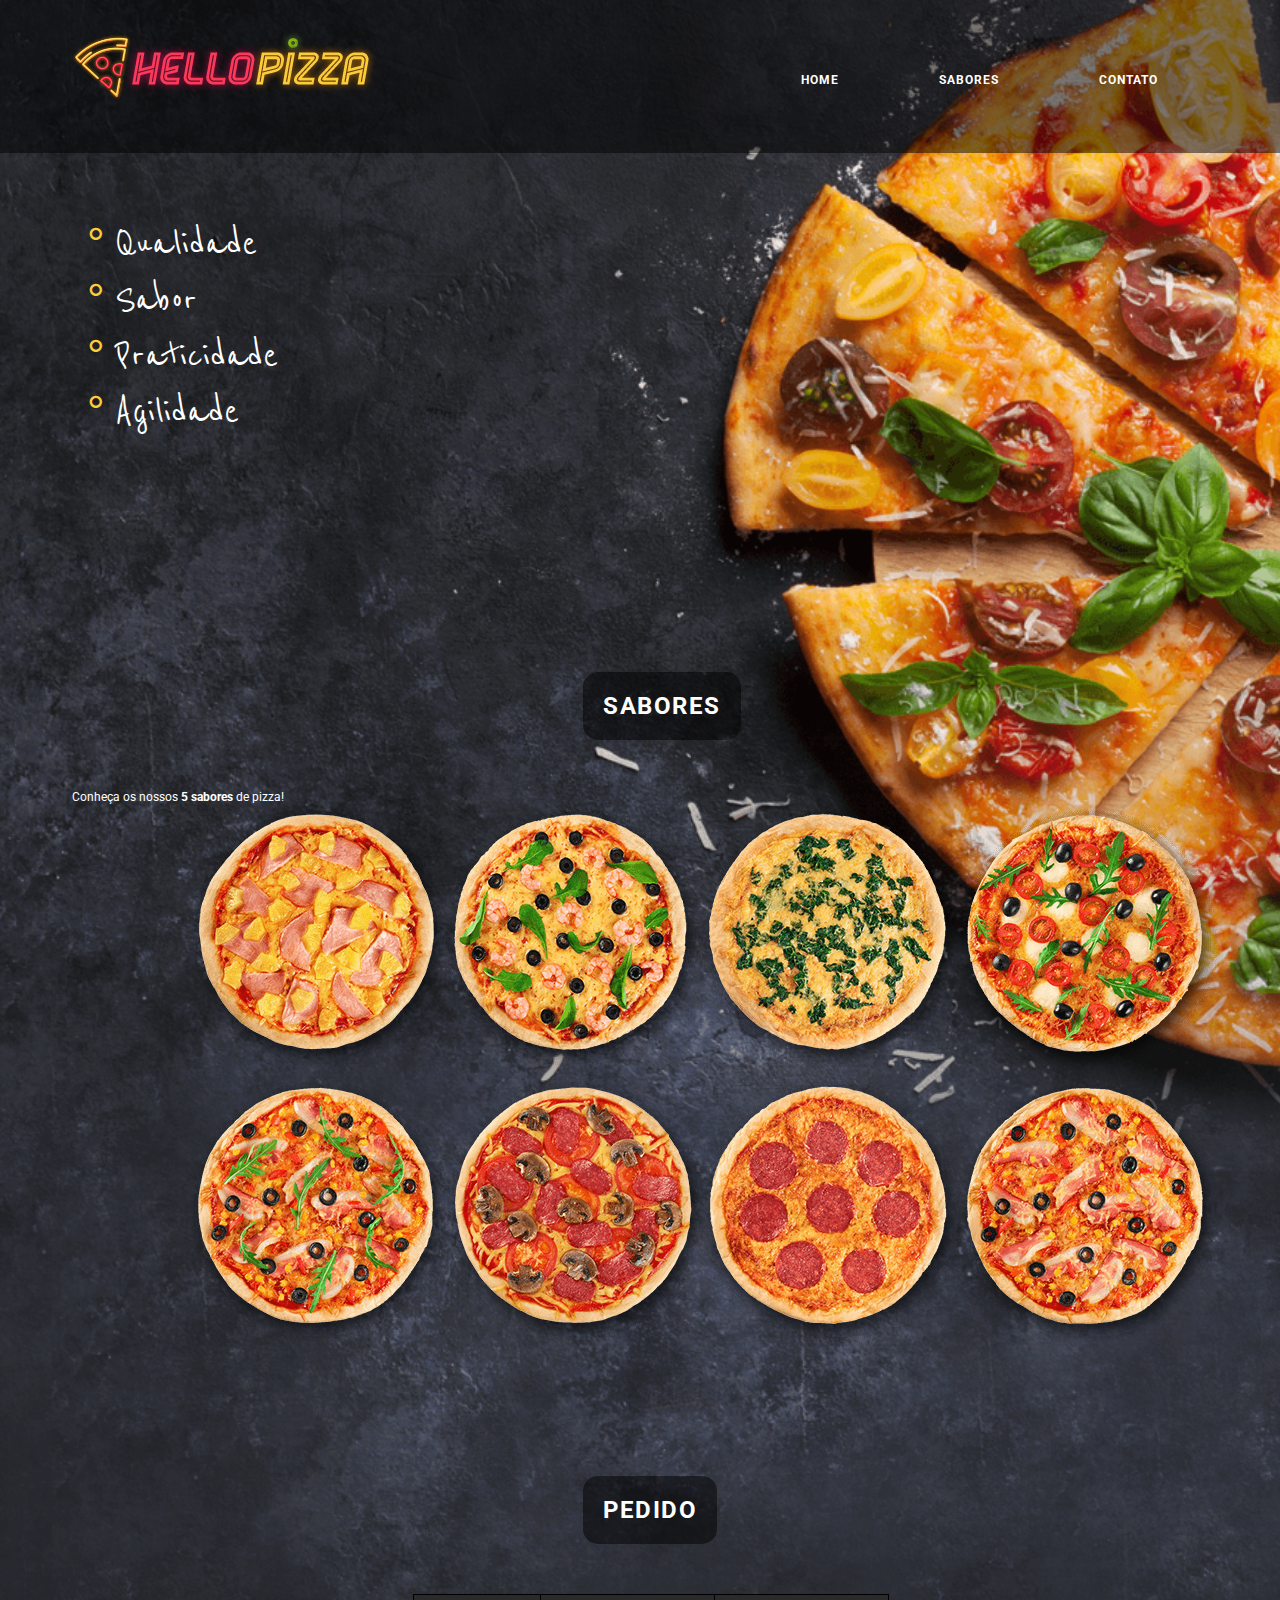
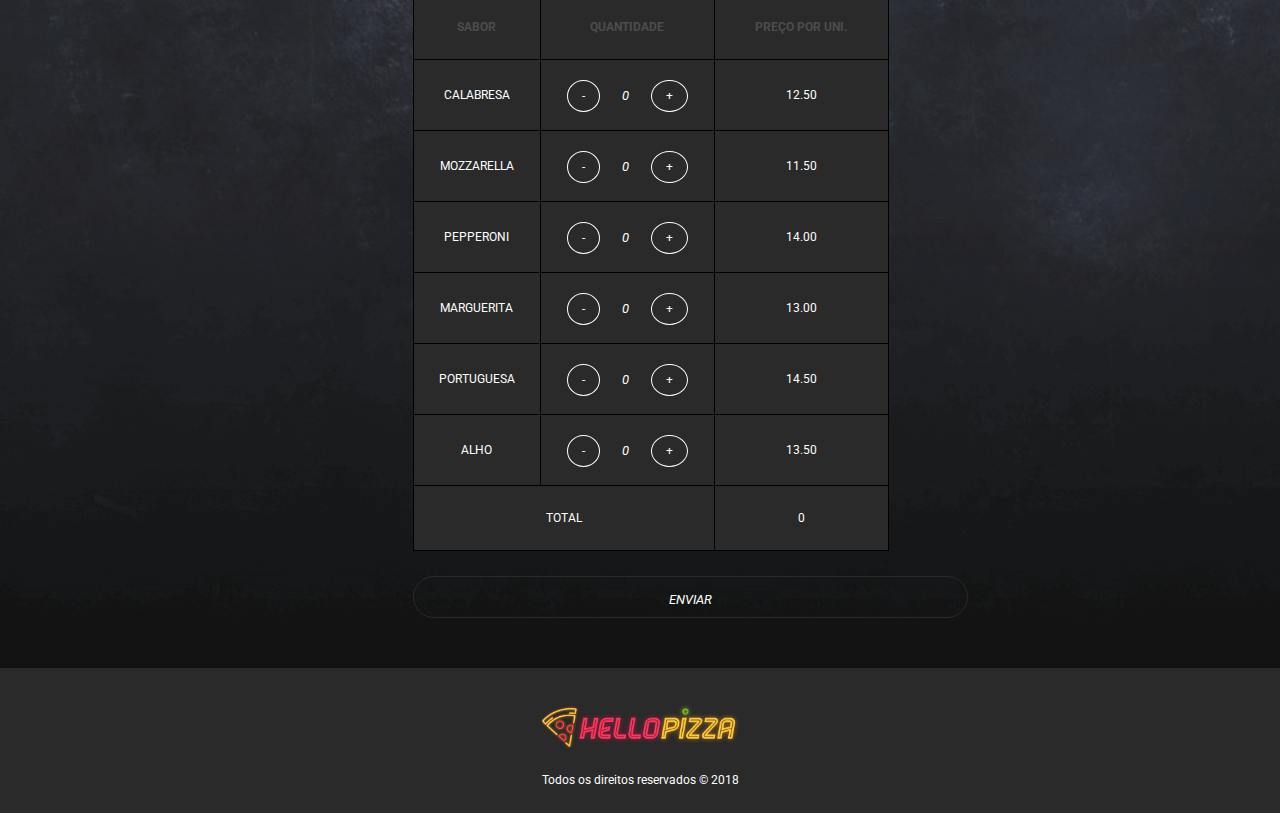
<file: DevMedia/DevMedia_JS_DOM/index.html>
<!DOCTYPE html>
<html>

<head>
	<title>Hello Pizza</title>
	<meta charset="utf-8" />
	<meta http-equiv="X-UA-Compatible" content="IE=edge">
	<meta name="viewport" content="width=device-width, initial-scale=1">
	<link rel="stylesheet" type="text/css" href="css/style.css">
	<link href="https://fonts.googleapis.com/css?family=Baloo|Reenie+Beanie|Roboto:400,500,500i" rel="stylesheet">
</head>

<body>
	<header>
		<h1>Hello Pizza</h1>
		<nav>
			<ul>
				<li>
					<a href="#">Home</a>
				</li>
				<li>
					<a href="#">Sabores</a>
				</li>
				<li>
					<a href="#">Contato</a>
				</li>
			</ul>
		</nav>
	</header>
	<section>
		<ul id="vantagens">
			<li>Qualidade</li>
			<li>Sabor</li>
			<li>Praticidade</li>
			<li>Agilidade</li>
		</ul>
	</section>
	<section>
		<h2>Sabores</h2>
		<p>Conheça os nossos
			<strong>5 sabores </strong> de pizza!</p>
		<img src="img/sabores-pizzas.png" id="pizza-sabores" />
	</section>
	<section>
		<h2>Pedido</h2>
		<form name="pedido" action="http://arquivo.devmedia.com.br/projeto/requisicao.php" method="POST">
			<table>
				<thead>
					<tr>
						<th>Sabor</th>
						<th>Quantidade</th>
						<th>Preço por uni.</th>
					</tr>
				</thead>
				<tbody>
					<tr class="item">
						<td>Calabresa</td>
						<td>
							<a id="btn-decrementa">-</a>
							<input id="quantidade" class="quantidade" value="0" type="number" name="calabresa">
							<a id="btn-incrementa">+</a>
						</td>
						<td class="preco-item">12.50</td>
					</tr>
					<tr class="item">
						<td>Mozzarella</td>
						<td>
							<a>-</a>
							<input class="quantidade" value="0" type="number" name="mozzarella">
							<a>+</a>
						</td>
						<td class="preco-item">11.50</td>
					</tr>
					<tr class="item">
						<td>Pepperoni</td>
						<td>
							<a>-</a>
							<input  class="quantidade" value="0" type="number" name="pepperoni">
							<a class="btn-incrementa">+</a>
						</td>
						<td class="preco-item">14.00</td>
					</tr>
					<tr class="item">
						<td>Marguerita</td>
						<td>
							<a>-</a>
							<input  class="quantidade" value="0" type="number" name="marguerita">
							<a>+</a>
						</td>
						<td class="preco-item">13.00</td>
					</tr>
					<tr class="item">
						<td>Portuguesa</td>
						<td>
							<a>-</a>
							<input  class="quantidade" value="0" type="number" name="portuguesa">
							<a>+</a>
						</td>
						<td class="preco-item">14.50</td>
					</tr>
					<tr class="item">
						<td>Alho</td>
						<td>
							<a>-</a>
							<input  class="quantidade" value="0" type="number" name="alho">
							<a>+</a>
						</td>
						<td class="preco-item">13.50</td>
					</tr>
				</tbody>
				<tfoot>
					<tr>
						<td colspan="2">Total</td>
						<td id="total">0</td>
					</tr>
				</tfoot>
			</table>
			<input type="submit" value="enviar" />
		</form>
	</section>
	<footer>
		<a href="#" id="logo-hellopizza">Hello Pizza</a>
		<p>Todos os direitos reservados &copy; 2018</p>
	</footer>
	<script src="app.js"></script>
</body>

</html>
</file>
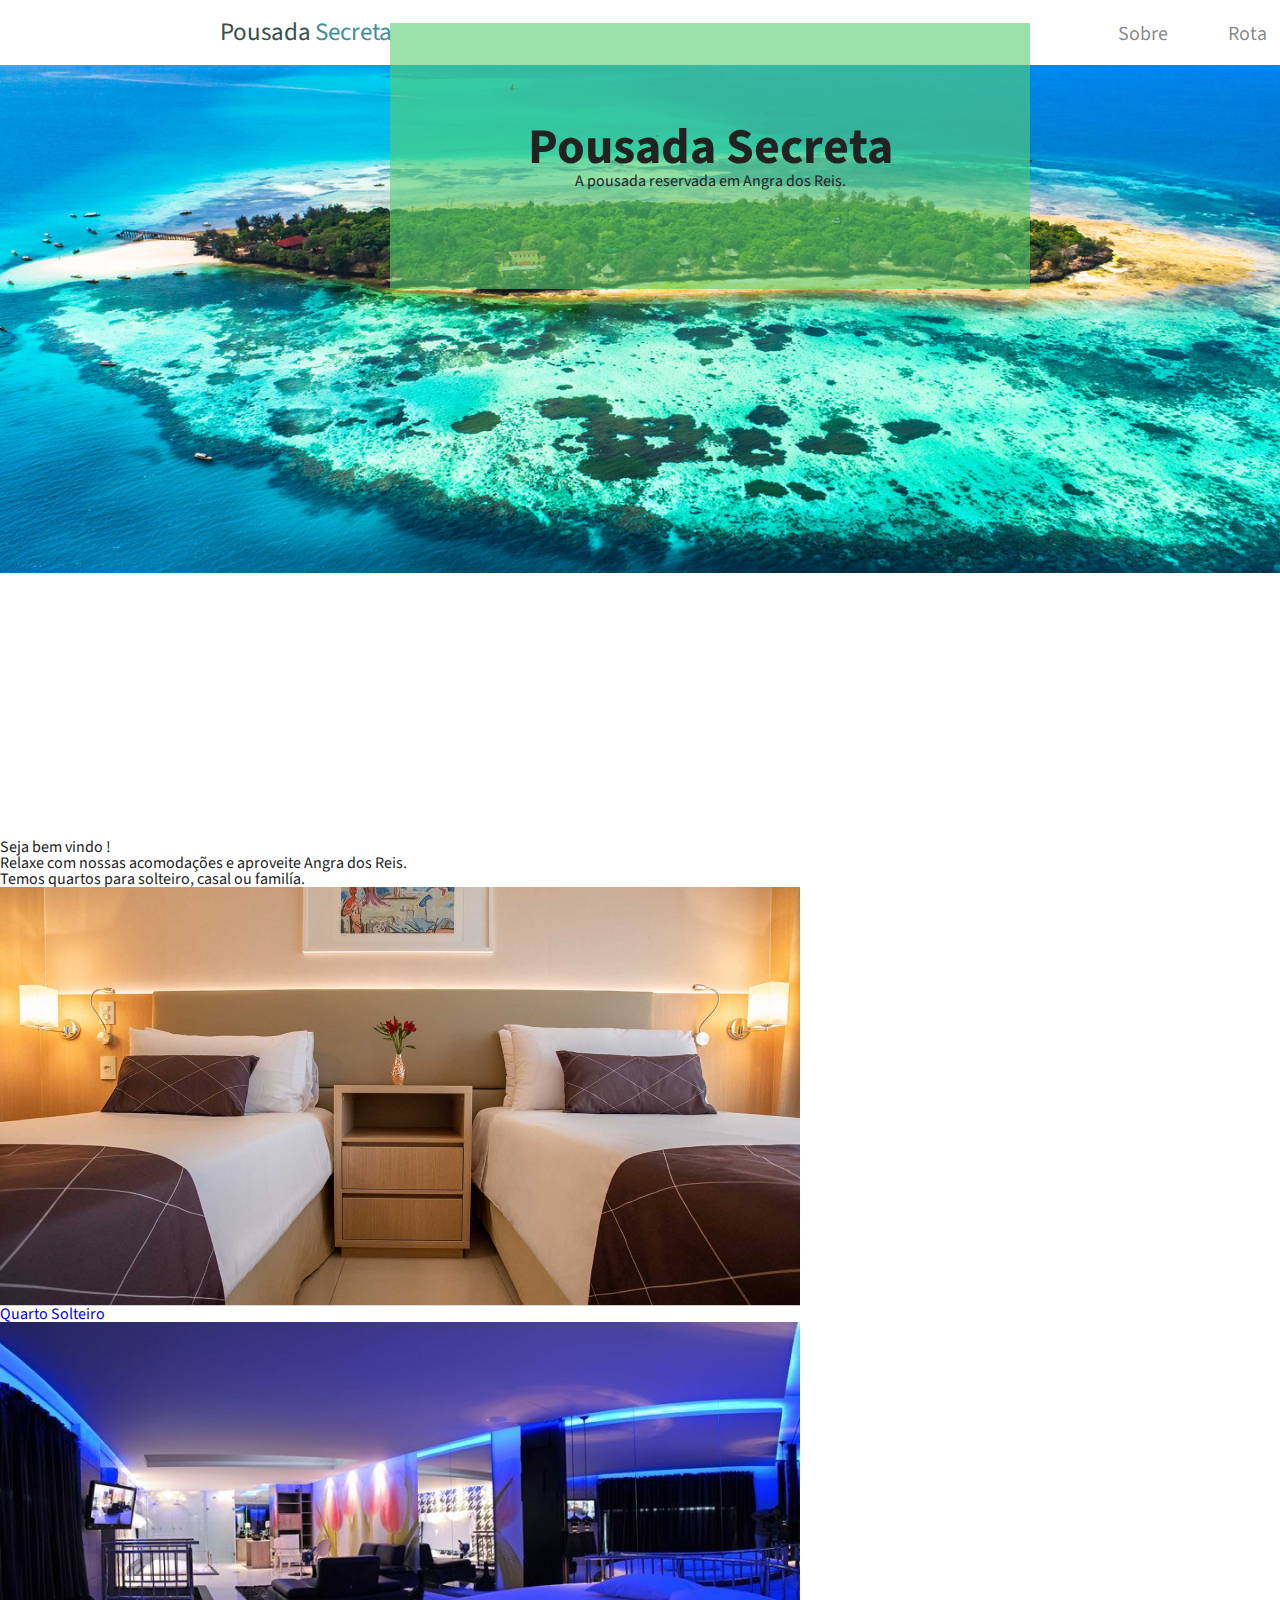
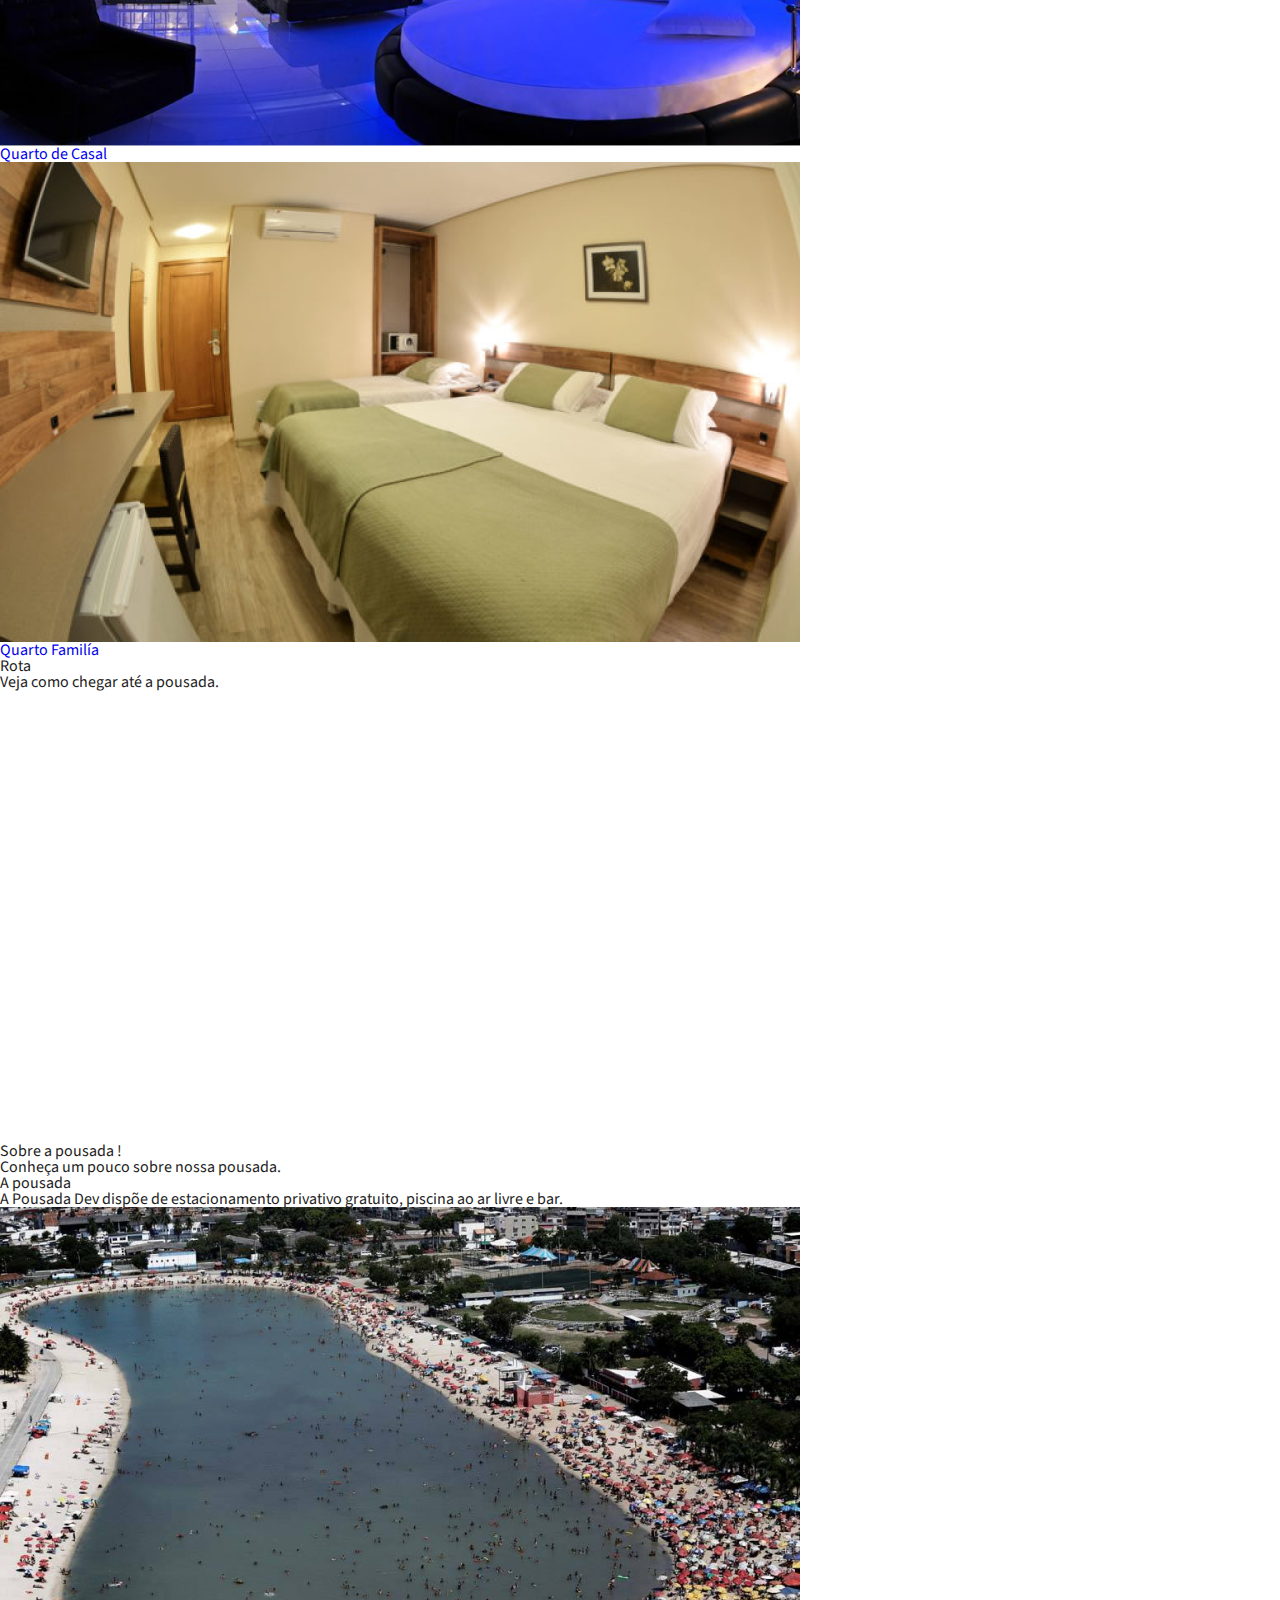
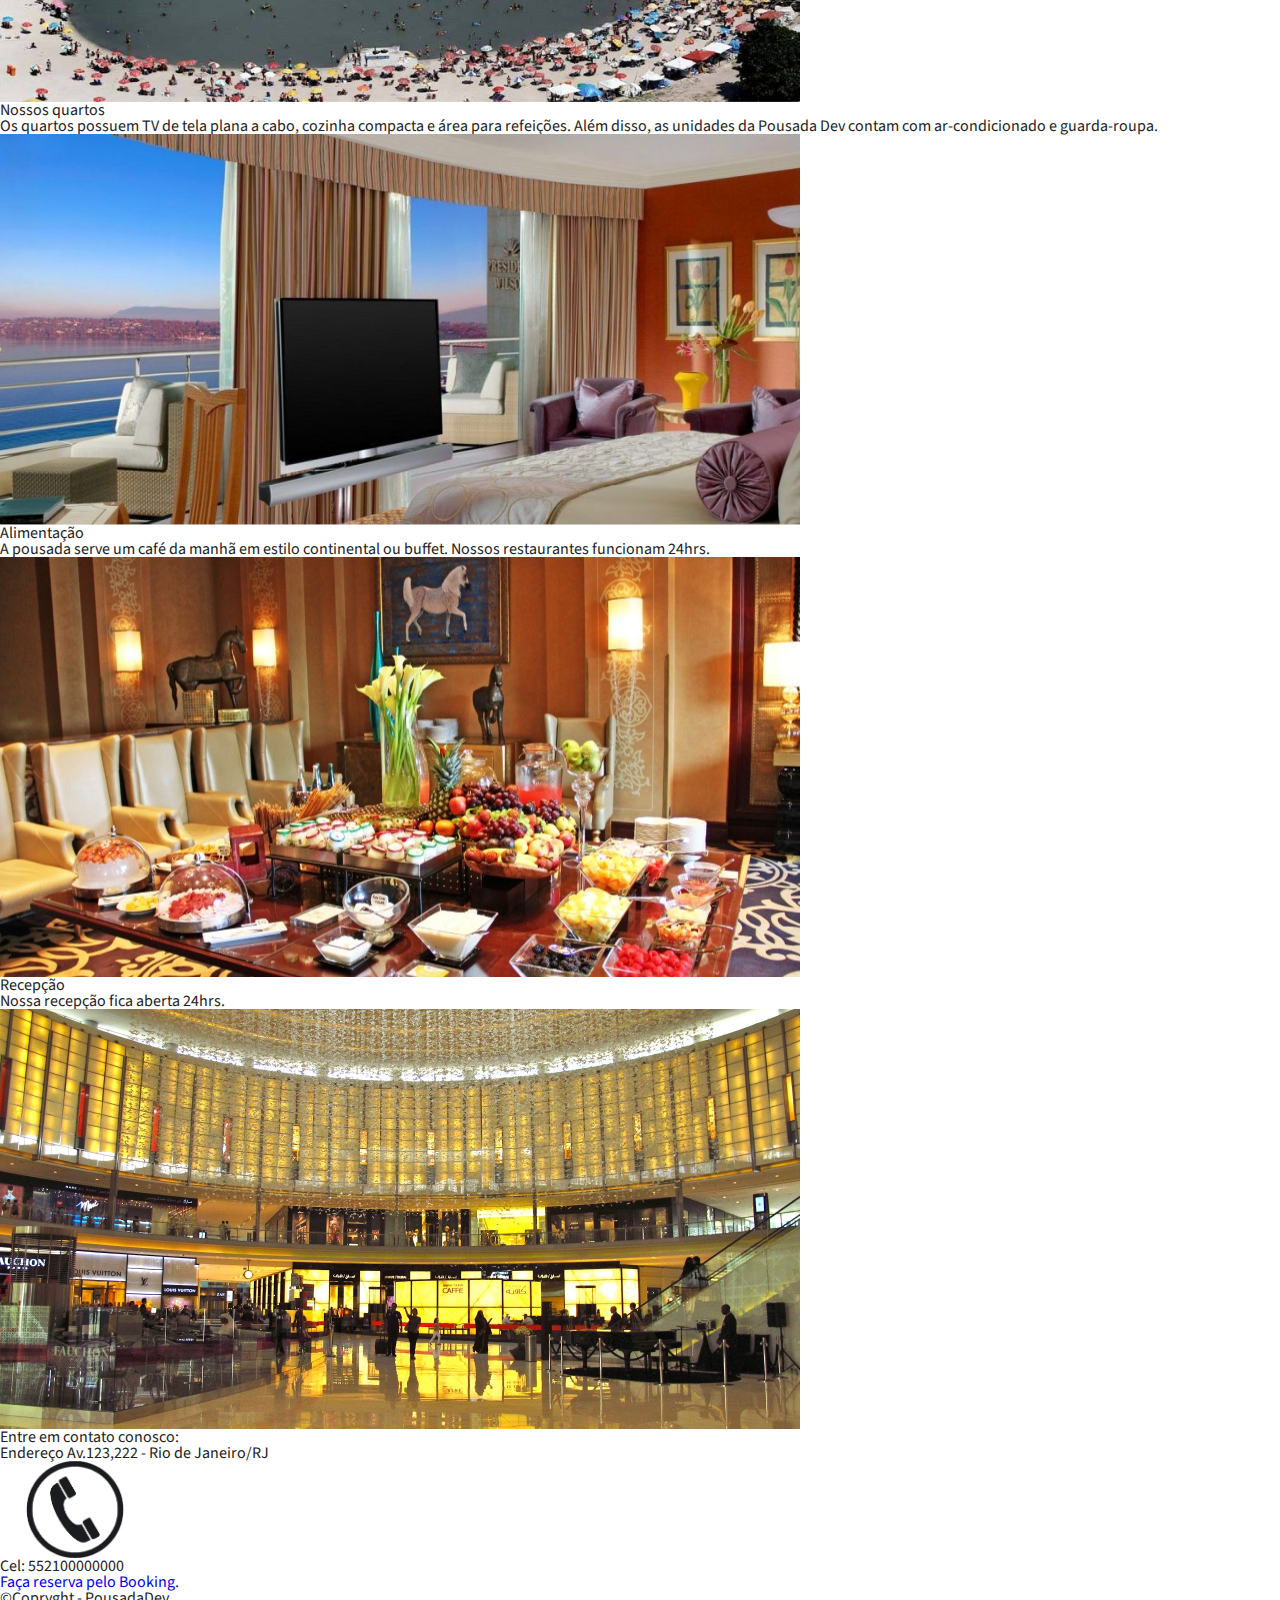
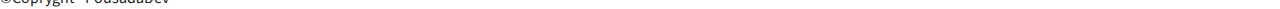
<file: DevMedia/siteQuartos/paginaPrincipal/indexPaginaPrincipal.html>
<!DOCTYPE html>
<html lang="pt-br">
<head>
    <meta charset="UTF-8">
    <meta http-equiv="X-UA-Compatible" content="IE=edge">
    <meta name="viewport" content="width=device-width, initial-scale=1.0">
    <link rel="stylesheet" href="css/reset.css">
    <link rel="stylesheet" href="css/stylesheet.css">
    <title>Pousada Secreta</title>
</head>
<body>
    <thead>
        <div id="thead">
            <div id="home">
            <a href="Home">Pousada</a>
            <h3>Secreta</h3>
            </div>        
            <div id="rotas">
                <a class="cabecalho1" href="Sobre">Sobre</a>
                <a class="cabecalho2" href="Rota">Rota</a>
                <a class="cabecalho3" href="Quartos">Quartos</a>
            </div>
        </div>
    </thead>
    <tbody>
        <div id="corpo">
            <div id="ilha">
                <img src="img/ilha.jpg" alt="Ilha">
            </div>
            <div class="inicio">
                <h1>Pousada Secreta</h1>
                <p>A pousada reservada em Angra dos Reis.</p>
            </div> 
            <div class="bemVindo">
                <h2>Seja bem vindo !</h2>
                <p>Relaxe com nossas acomodações e aproveite Angra dos Reis.</p>
                <p>Temos quartos para solteiro, casal ou familía.</p>
            </div>
            <div id="quartoS">
                <a href="Quarto de Solteiro">
                    <img src="img/solteiro.png" alt="CamaSolteiro" >
                    <p>Quarto Solteiro</p>
                </a>
            </div>
            <div id="quartoC">
                <a href="Quarto de Casal">
                    <img src="img/casal.png" alt="CamaCasal">
                    <p>Quarto de Casal</p>
                </a>
            </div>
            <div id="quartoF">
                <a href="Quarto Familía">
                    <img src="img/quartoFamilia.png" alt="QuartoFamilía">
                    <p>Quarto Familía</p>
                </a>
            </div>
            <div id="rotas">
                <h2>Rota</h2>
                <p>Veja como chegar até a pousada.</p>   
            </div>
            <div id="mapa">
                <iframe src="https://www.google.com/maps/embed?pb=!1m18!1m12!1m3!1d11897.00206156719!2d-48.688083029694724!3d-26.756167862367352!2m3!1f0!2f0!3f0!3m2!1i1024!2i768!4f13.1!3m3!1m2!1s0x94d8d462a3f762a7%3A0xd6e6e32d2ba2ca6d!2sPronto%20Atendimento%20Osorio%20Domingos%20Correia%20SUS%20-%20Balneario%20Pi%C3%A7arras!5e0!3m2!1spt-BR!2sbr!4v1620097186624!5m2!1spt-BR!2sbr" width="800" height="450" style="border:0;" allowfullscreen="" loading="lazy"></iframe>
            </div>
            <div id="descricao"> 
                <h2>Sobre a pousada !</h2>
                <p>Conheça um pouco sobre nossa pousada.</p>
            </div>
            <div id="piscina">
                <h2>A pousada</h2>
                <p>A Pousada Dev dispõe de estacionamento privativo gratuito, piscina ao ar livre e bar.</p>
                <img src="img/piscina.png" alt="PiscinaAoArLivre">
            </div>
            <div id="piscina">
                <h2>Nossos quartos</h2>
                <p>Os quartos possuem TV de tela plana a cabo, cozinha compacta e área para refeições. Além disso, as unidades da Pousada Dev contam com ar-condicionado e guarda-roupa.</p>
                <img src="img/nossosQuartos.png" alt="Quartos">
            </div>
            <div id="cafe">
                <h2>Alimentação</h2>
                <p>A pousada serve um café da manhã em estilo continental ou buffet. Nossos restaurantes funcionam 24hrs.</p>
                <img src="img/cafe.png" alt="Café">
            </div>
            <div id="recepcao">
                <h2>Recepção</h2>
                <p>Nossa recepção fica aberta 24hrs.</p>
                <img src="img/recepcao.png" alt="recepção">
            </div>
            <div id="contato">
                <h3>Entre em contato conosco:</h3>
                <p>Endereço Av.123,222 - Rio de Janeiro/RJ</p>
            </div>
            <div id="tel"> 
                <img src="img/telefone.png" alt="Telefone" width="150">
                <h4>Cel: 552100000000</h4>
            </div>
            <div id="reserva">
                <a href="https://www.booking.com/index.pt.html?aid=376377;label=booking-name-pt-row-bwMffLz*fdB8PTKNsC9tlgS267778091917:pl:ta:p1:p22.563.000:ac:ap:neg:fi:tikwd-65526620:lp1001672:li:dec:dm:ppccp=UmFuZG9tSVYkc2RlIyh9YXwxhKG0pUU-3JdcXtALQMg;ws=&gclid=Cj0KCQjwvr6EBhDOARIsAPpqUPHm2M8SuCjRisNe3VO-mxtqU2Q0ReVLhJP7-Dd6icGojgiAADG5V_0aAu_HEALw_wcB" target="_blank" rel="external">Faça reserva pelo Booking.</a>
            </div>
        </div>  
    </tbody>

    <footer><p>&copy;Copryght - PousadaDev</p></footer>
</body>
</html>
</file>
<file: DevMedia/DevMedia_JS_DOM/css/style.css>
* {
	margin: 0;
	padding: 0;
}

body {
	background-color: #131313;
	background-image: url("../img/background-pizza.png");
	background-repeat: no-repeat;
	background-size: cover;
}

header {
	background-color: rgba(0, 0, 0, 0.5);
	height: 123px;
	padding: 30px 72px 0 72px;
}

h1, footer a {
	height: 70px;
	width: 304px;
	overflow: hidden;
	text-indent: -9999px;
	background: url("../img/logo-helloPizza.png") 0 0 no-repeat;
	display: block;
}

h2 {
	color:#fff;
	font-family: 'Roboto', sans-serif;
	padding: 20px;
	background-color: rgba(0, 0, 0, 0.5);
	border-radius: 15px;
	display:inline-block; 
	text-transform: uppercase;
	letter-spacing: 1.5px;
	float: left;
	margin: 50px 45%;
}

section {
	clear: both;
	padding: 30px 72px 0 72px;
	position: relative;
	margin:0 0 50px 0;
}

img#pizza-sabores {
	display: block;
	clear: both;
	margin: 0 10%;
}

nav {
	float: right;
	margin-top: -30px;
}

nav ul {
	list-style: none;
	display: block;
}

nav ul li {
	float: left;
	margin:0 50px;
}

nav ul li a {
	color:#fff;
	text-decoration: none;
	text-transform: uppercase;
	font-family: 'Roboto', sans-serif;
	font-size: 12px;
	font-weight: bold;
	letter-spacing: 1px
}

ul#vantagens {
    list-style: none;
    float: left;
    margin: 30px 0 150px 0;
}

ul#vantagens li {
    font-family: 'Reenie Beanie', cursive;
    color: #fff;
    font-size: 2.75em;
    margin: 5px;
}

ul#vantagens li::before {
  content: "\00b0 ";
  color: #fbcb39;
  font-family: sans-serif;
  font-size: 1em;
  vertical-align: bottom;
  margin: 25px 10px 0 10px;
}

table {
	width: 100%;
	background-color: #2a2a2a;
	clear: both;
	border-collapse: collapse;
	text-transform: uppercase;
	margin-top:100px;
}

th, td, p, label {
	font-size: 12px;
	color:#fff;
	font-family: 'Roboto', sans-serif;
}

th {
	color: #4d4d4d;
	font-weight: bold;
}

th, td {
	border:1px #000 solid;
	padding: 25px;
	text-align: center;
	width: 20%;
}

form {
	clear: both;
	margin:0 30%;
}

form label {
	margin:15px 0;
	display: block;
	text-transform: uppercase;
}

form input, form textarea {
	border:1px solid #2a2a2a;
	height: 10px;
	width: 500px;
	border-radius: 30px;
	background-color: transparent;
	display: block;
	padding: 25px 25px;
	font-family: 'Roboto', sans-serif;
	text-transform: uppercase;
	color: #fff;
	font-style: italic;
}

form textarea {
	height: 200px;
	font-size: 0.75em;
}

input[type="submit"] {
    width: 555px;
    margin: 25px 0;
    padding-top: 15px;
}

input:focus,
select:focus,
textarea:focus,
button:focus {
    outline: none;
}

footer {
    height: 100px;
    background-color: #2a2a2a;
    position: relative;
    padding: 35px 0 10px 0;
}

footer a {
    width: 200px;
    background-size: 200px 46px;
    background-repeat: no-repeat;
    display: block;
    margin: 0px auto;
}

footer p {
	text-align: center;
}

.texto-positivo {
	color: #87b50f;
}

.texto-negativo {
	color: #fb3958;
}

form a {
	cursor: pointer;
	border: 1.3px solid #fff;
	padding: 8px 14px;
	border-radius: 50%;
}

form a:hover {
	background-color: #6d6d6d6d;
}

form a:active {
	background-color: #777;
}

input.quantidade {
	text-align: center;
	border: none;
	display: inline;
	width: 30px;
	padding: 5px 0px;
	margin-left: 15px;
}

form td:nth-child(2){
	min-width: 123px;
}
</file>
<file: DevMedia/siteQuartos/paginaPrincipal/css/stylesheet.css>
@import url('https://fonts.googleapis.com/css2?family=Source+Sans+Pro:ital,wght@0,200;0,300;0,400;0,600;0,700;0,900;1,200;1,300;1,400;1,600;1,700;1,900&display=swap');

body {
    box-sizing: border-box;
    font-family: 'source Sans Pro', sans-serif;
}
#thead { /* cabeçalho total */
    position: relative;
    padding: 20px;
    border-style: double;
}

#home, a, h3, #rotas, .cabecalho {
    display: table-cell;
    position: relative;
    text-decoration: none;
    vertical-align:unset;
    

}

#home a { 
    box-sizing: border-box;
    color: rgb(57, 78, 78);
    border-top: 20px;
    font-size: 25px;
    font-weight:inherit;
    left: 200px;
}



#home h3 {
    left: 204px;
    box-sizing: border-box;
    font-size: 25px;
    font-weight: inherit;
    color: rgb(70, 143, 148);
}


#thead #rotas a{
    left: 900px;  
    bottom: px;  
    text-align: left;
    font-size: 20px;
    color: rgba(0, 0, 0, 0.486);
    padding: 0px 30px 0px 30px;
} 

#ilha img{
    width: 100%;
}

#corpo .inicio {
    position: relative;
    text-align: center;
    bottom: 550px;
    background-color: rgba(88, 207, 114, 0.603);
    padding: 100px 0px 100px 0px;
    width: 50%;
    height: 40%;
    left: 390px;    
    

}

 .inicio h1 {
    font-weight: bold;
    font-size: 50px;
}
</file>
